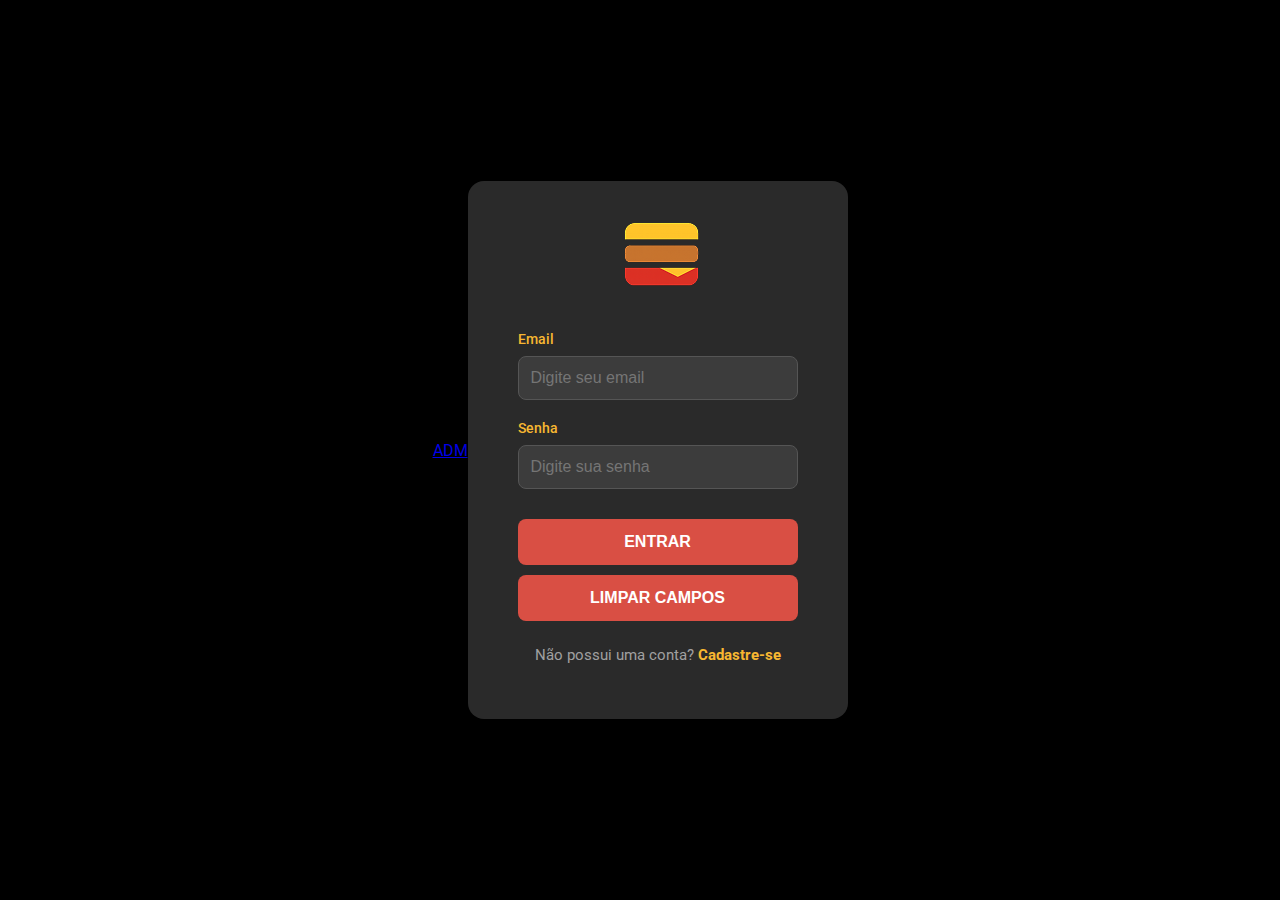
<file: index.html>
<!DOCTYPE html>
<html lang="pt-br">

<head>
  <meta charset="UTF-8" />
  <meta name="viewport" content="width=device-width, initial-scale=1.0" />
  <title>Login - Lanchonete</title>
  <link rel="preconnect" href="https://fonts.googleapis.com" />
  <link rel="preconnect" href="https://fonts.gstatic.com" crossorigin />
  <link href="https://fonts.googleapis.com/css2?family=Roboto:wght@400;500;700&display=swap" rel="stylesheet" />
  <link href="login.css" rel="stylesheet" />
  <script src="script.js"></script>
</head>


<body>
  <header>
    <a href="admin/admin.html">ADM</a>
  </header>
  <div class="form-container">
    <form>
      <div class="logo-container">
        <div class="logo">
          <img src="images/logo.png" />
        </div>
      </div>
      <div class="form-group">
        <label for="login-email">Email</label>
        <input type="email" id="login-email" placeholder="Digite seu email" />
      </div>
      <div class="form-group">
        <label for="login-password">Senha</label>
        <input type="password" id="login-password" placeholder="Digite sua senha" />
      </div>
      <div>
        <button type="submit" class="submit-button">
          <a href="home/home.html">Entrar</a>
        </button>
        <button type="button" class="submit-button" onclick="limparCampos()">
          Limpar campos
        </button>
      </div>
      <p class="toggle-form-text">
        Não possui uma conta?
        <a class="toggle-link" href="register/register.html">Cadastre-se</a>
      </p>
    </form>
  </div>
</body>

</html>
</file>
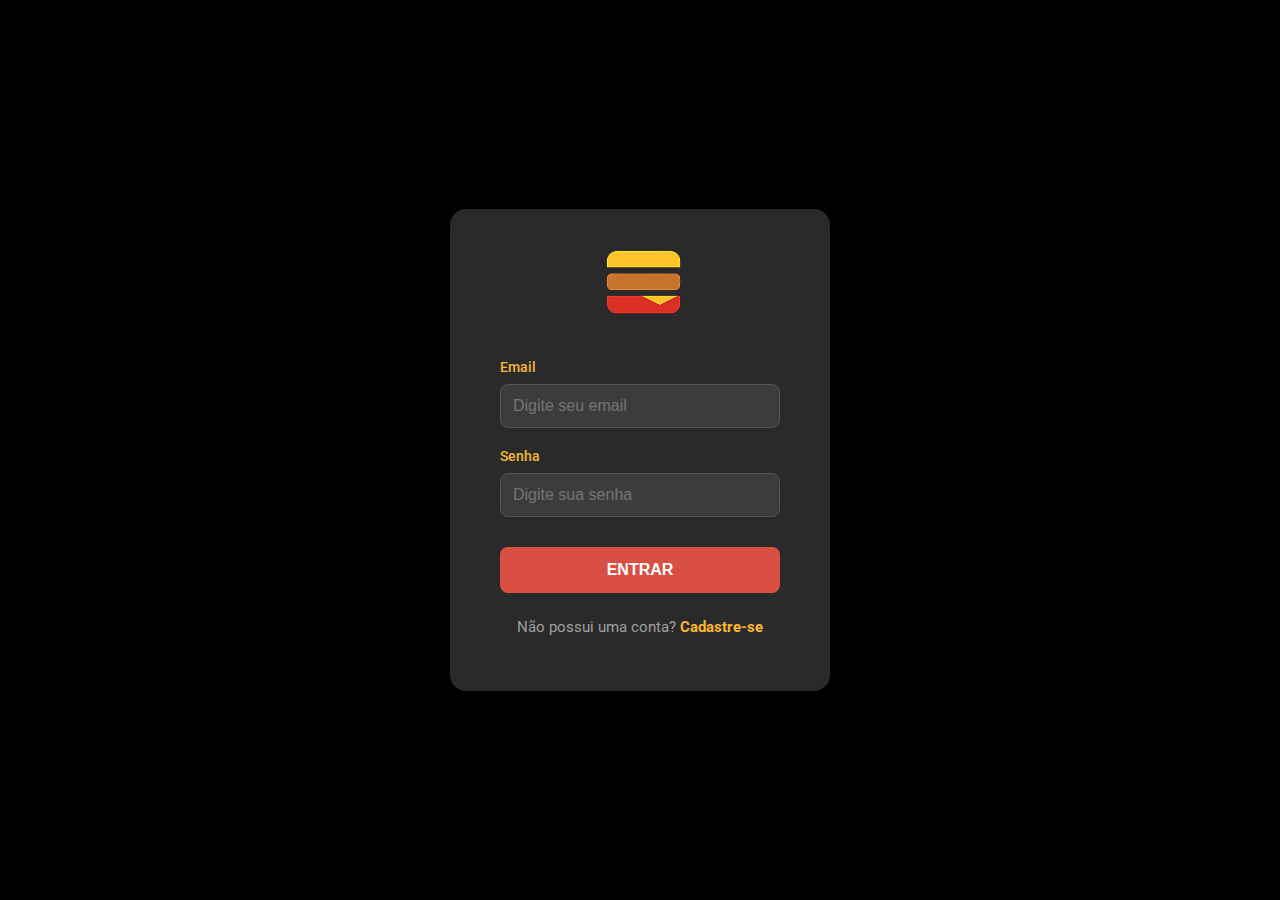
<file: login/index.html>
<!DOCTYPE html>
<html lang="pt-br">
  <head>
    <meta charset="UTF-8" />
    <meta name="viewport" content="width=device-width, initial-scale=1.0" />
    <title>Login - Lanchonete</title>
    <link rel="preconnect" href="https://fonts.googleapis.com" />
    <link rel="preconnect" href="https://fonts.gstatic.com" crossorigin />
    <link
      href="https://fonts.googleapis.com/css2?family=Roboto:wght@400;500;700&display=swap"
      rel="stylesheet"
    />
    <link href="login.css" rel="stylesheet" />
  </head>
  <body>
    <div class="form-container">
      <form>
        <div class="logo-container">
          <div class="logo">
            <img src="/images/logo.png" />
          </div>
        </div>
        <div class="form-group">
          <label for="login-email">Email</label>
          <input type="email" id="login-email" placeholder="Digite seu email" />
        </div>
        <div class="form-group">
          <label for="login-password">Senha</label>
          <input
            type="password"
            id="login-password"
            placeholder="Digite sua senha"
          />
        </div>
        <button type="submit" class="submit-button">
          <a href="/home/home.html">Entrar</a>
        </button>
        <p class="toggle-form-text">
          Não possui uma conta?
          <a class="toggle-link" href="/register/register.html">Cadastre-se</a>
        </p>
      </form>
    </div>
  </body>
</html>
</file>
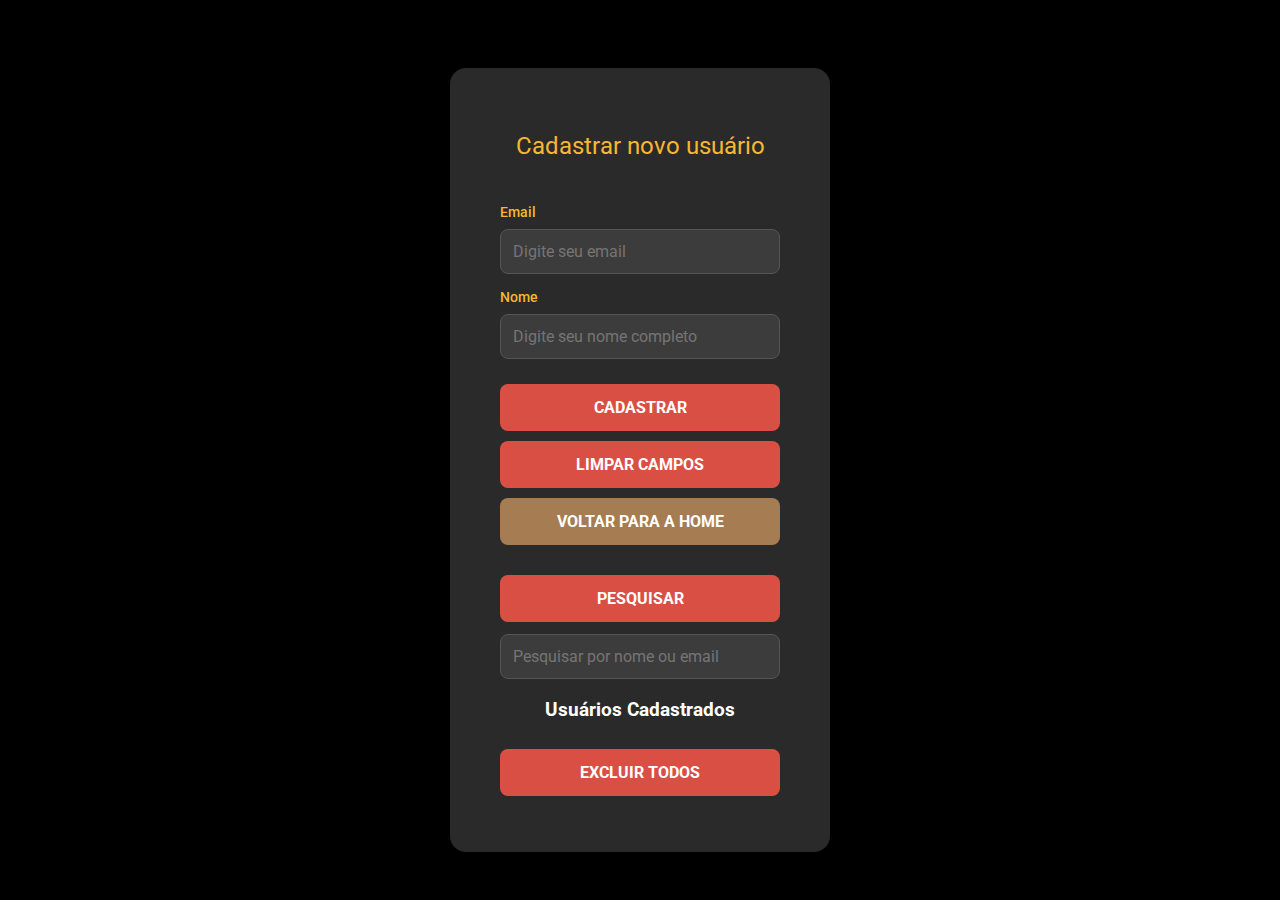
<file: admin/admin.html>
<!DOCTYPE html>
<html lang="pt-br">

<head>
  <meta charset="UTF-8" />
  <meta name="viewport" content="width=device-width, initial-scale=1.0" />
  <title>Administrador</title>
  <link rel="preconnect" href="https://fonts.googleapis.com" />
  <link rel="preconnect" href="https://fonts.gstatic.com" crossorigin />
  <link href="admin.css" rel="stylesheet" />
  <script src="admin.js"></script>
  <link href="https://fonts.googleapis.com/css2?family=Roboto:wght@400;500;700&display=swap" rel="stylesheet" />
</head>

<body>
  <div class="form-container">
    <form>
      <div class="logo-container">
        <div class="title">
          <p>Cadastrar novo usuário</p>
        </div>
      </div>

      <div class="form-group">
        <label for="register-email">Email</label>
        <input type="email" id="register-email" placeholder="Digite seu email" />
      </div>
      <div class="form-group">
        <label for="register-name">Nome</label>
        <input type="text" id="register-name" placeholder="Digite seu nome completo" />
      </div>

      <div>
        <button type="submit" class="submit-button" onclick="cadastrarUsuario(event)">
          Cadastrar
        </button>
        <button type="button" class="submit-button" onclick="limparCampos()">
          Limpar campos
        </button>
        <button type="button" class="submit-button" id="back-home">
          <a href="../home/home.html" style="text-decoration: none; color: inherit;">Voltar para a Home</a>
        </button>
      </div>

      <div class="search-container" style="margin-top: 20px;">
        <button type="button" class="submit-button" id="search-btn" onclick="pesquisarUsuario()">Pesquisar</button>
        <input type="text" id="search-input" placeholder="Pesquisar por nome ou email" onkeyup="pesquisarUsuario()">
      </div>

      <div class="list-container" style="margin-top: 20px;">
        <h3>Usuários Cadastrados</h3>
        <button type="button" id="delete-all-btn" class="submit-button" onclick="excluirTodos()">Excluir Todos</button>
        <ul id="user-list" style="list-style: none; padding: 0;">
        </ul>
      </div>
    </form>
  </div>
</body>

</html>
</file>
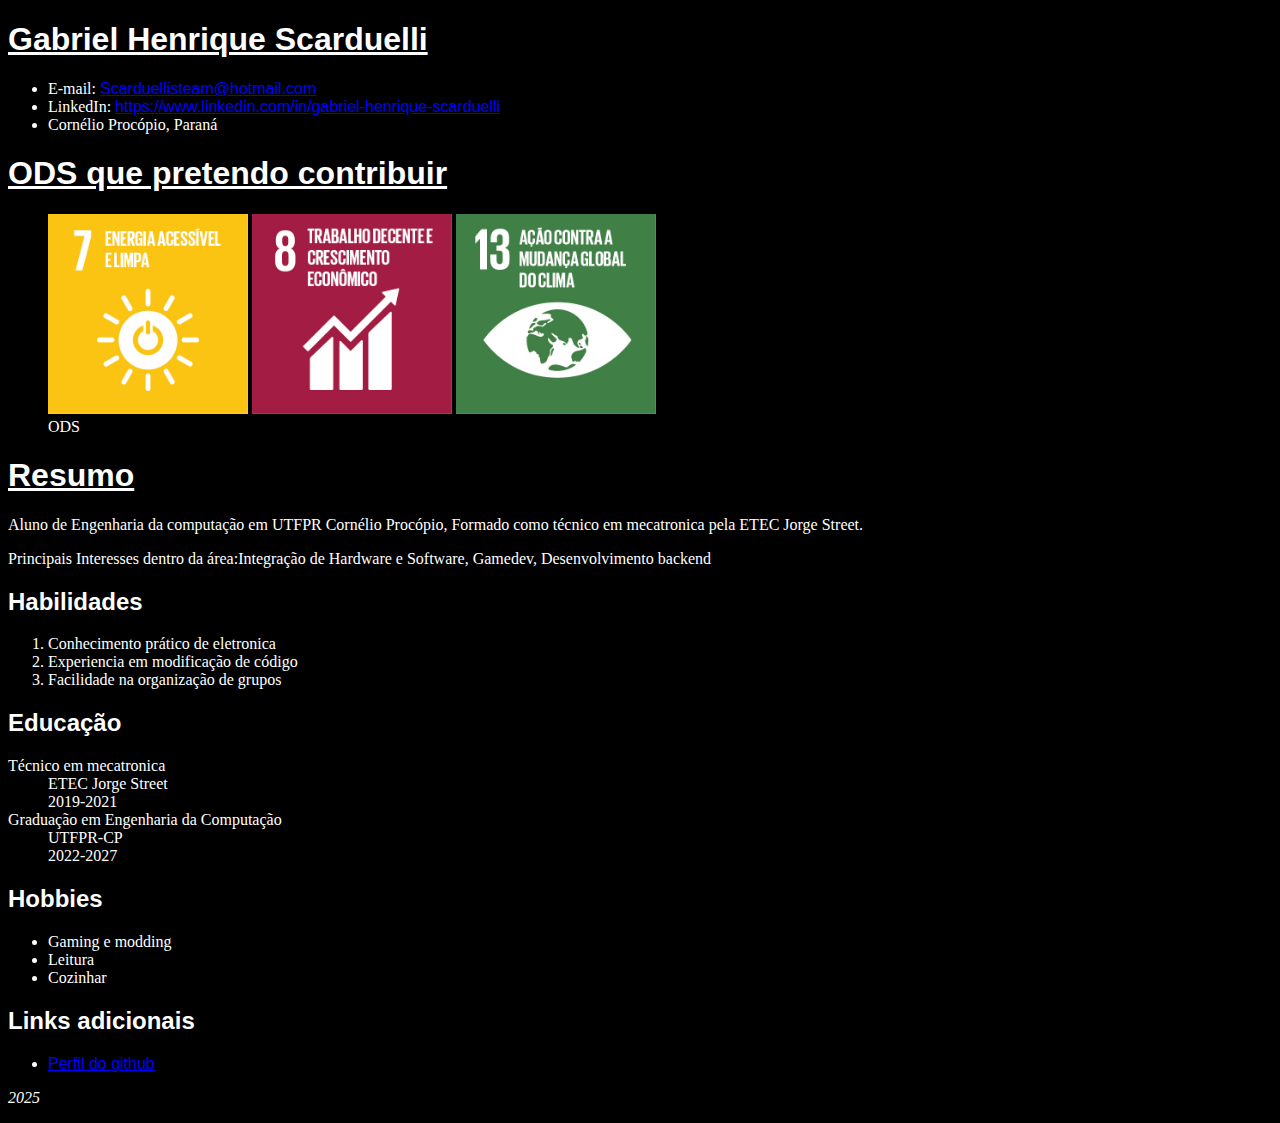
<file: curriculum/gabriel.html>
<!DOCTYPE html>
<html lang="pt-br">

<head>
  <meta charset="UTF-8">
  <meta name="viewport" content="width=device-width, initial-scale=1.0">
  <title>Curriculum Vitae</title>
  <link rel="stylesheet" href="gabriel.css">
</head>

<body>
  <header>
    <h1>Gabriel Henrique Scarduelli</h1>
    <nav>
        <ul>
            <li>E-mail:
                <a href="mailto:scarduellisteam@hotmail.com">Scarduellisteam@hotmail.com</a>
            </li>
            <li>LinkedIn:
                <a href="https://www.linkedin.com/in/gabriel-henrique-scarduelli-8b3900328/?originalSubdomain=br">https://www.linkedin.com/in/gabriel-henrique-scarduelli</a>
            </li>
            <li>Cornélio Procópio, Paraná</li>
        </ul>
    </nav>

    <h1>ODS que pretendo contribuir</h1>
    <figure>
        <img src="figs/Enrg.png" alt="ODS 7" width="200" height="200">
        <img src="figs/Trab.png" alt="ODS 8" width="200" height="200">
        <img src="figs/Clima.png" alt="ODS 13" width="200" height="200">
        <figcaption>
        ODS
        </figcaption>
    </figure>
  </header>
  <section>
    <h1>Resumo</h1>
    <p>Aluno de Engenharia da computação em UTFPR Cornélio Procópio, Formado como técnico em mecatronica pela ETEC Jorge Street.</p>
    <p>Principais Interesses dentro da área:Integração de Hardware e Software, Gamedev, Desenvolvimento backend<p>
    </section>
  <article>
    <h2>Habilidades</h2>
    <ol>
        <li>Conhecimento prático de eletronica</li>
        <li>Experiencia em modificação de código</li>
        <li>Facilidade na organização de grupos</li>
    </ol>

    <h2>Educação</h2>
    <dl>
        <dt>Técnico em mecatronica</dt>
            <dd>ETEC Jorge Street</dd>
            <dd>2019-2021<dd>
        <dt>Graduação em Engenharia da Computação</dt>
            <dd>UTFPR-CP</dd>
            <dd>2022-2027</dd>
    </dl>

    <h2>Hobbies</h2>
    <ul>
      <li>Gaming e modding</li>
      <li>Leitura</li>
      <li>Cozinhar</li>
    </ul>

    <h2>Links adicionais</h2>
    <ul>
        <li>
            <a href="https://github.com/BielScard">Perfil do github</a>
        </li>
    </ul>

  </article>
  <footer>
    <p>2025</p>
  </footer>
</body>

</html>
</file>
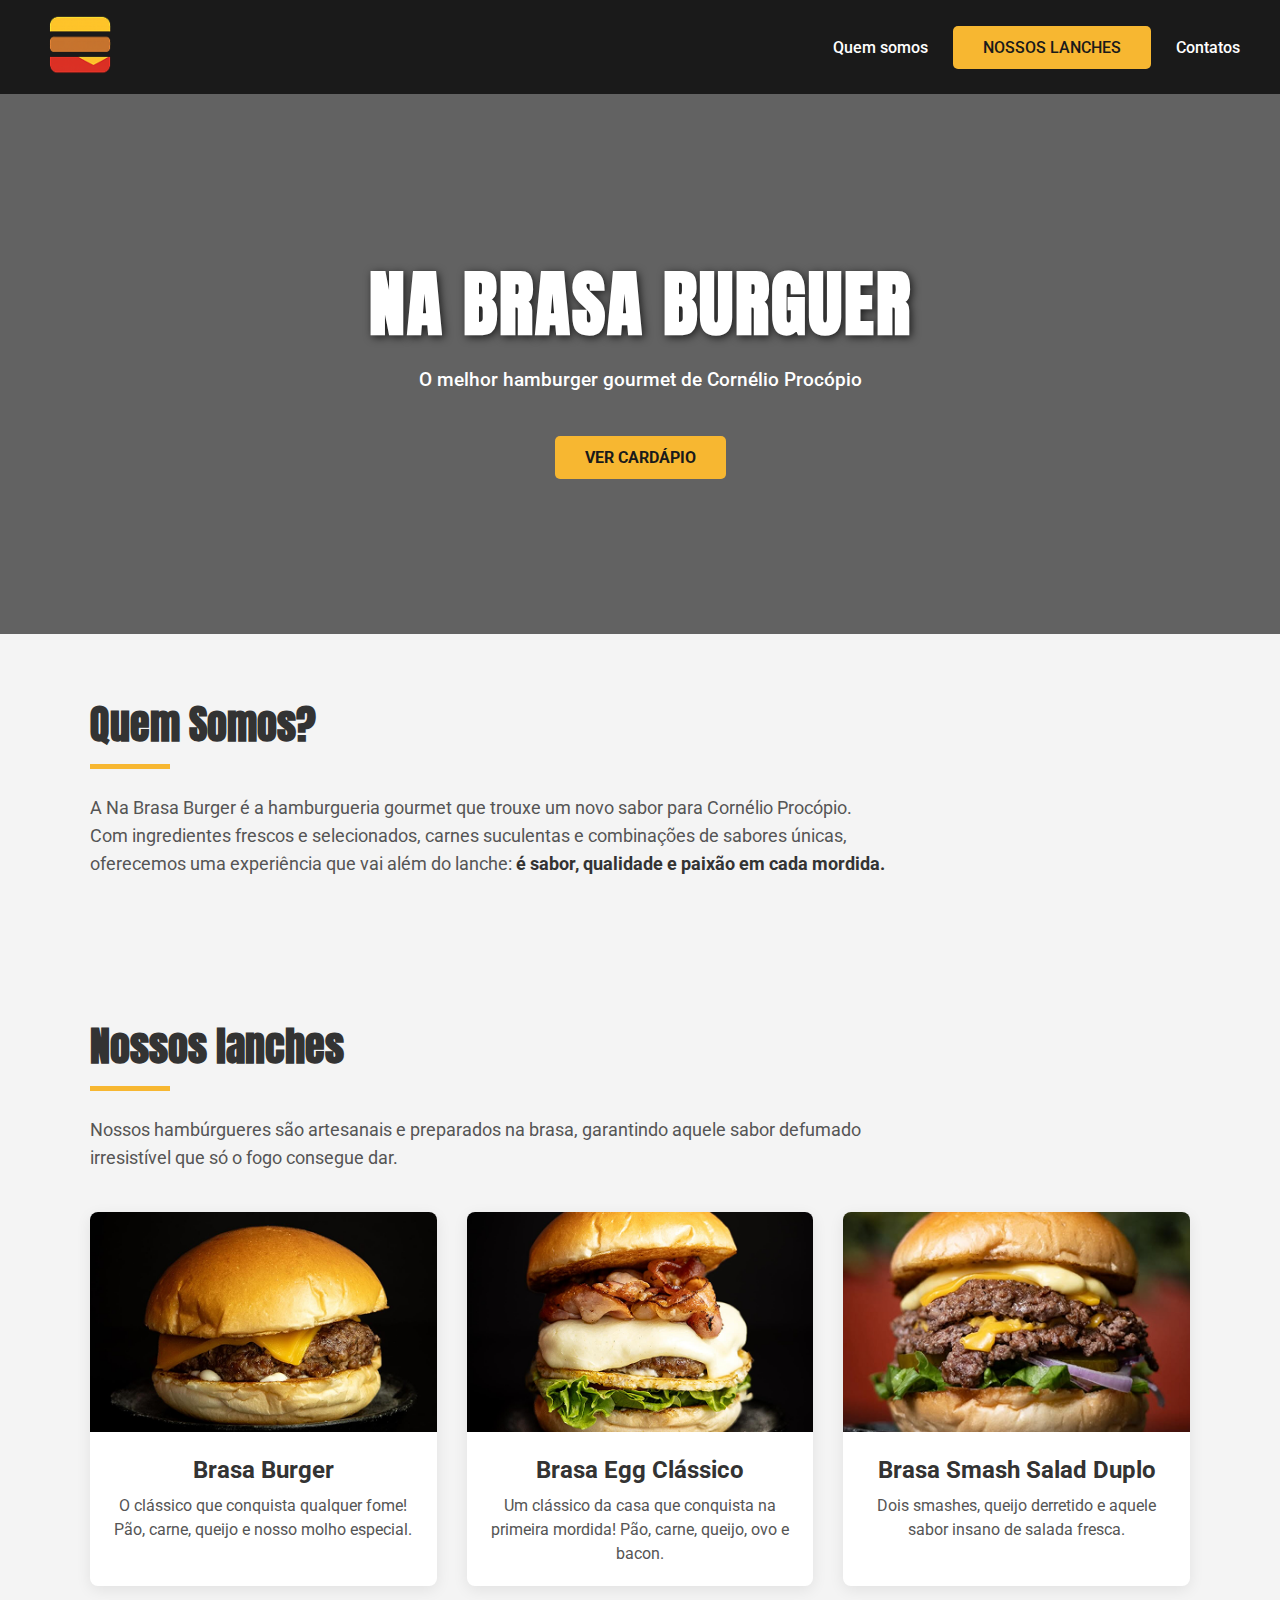
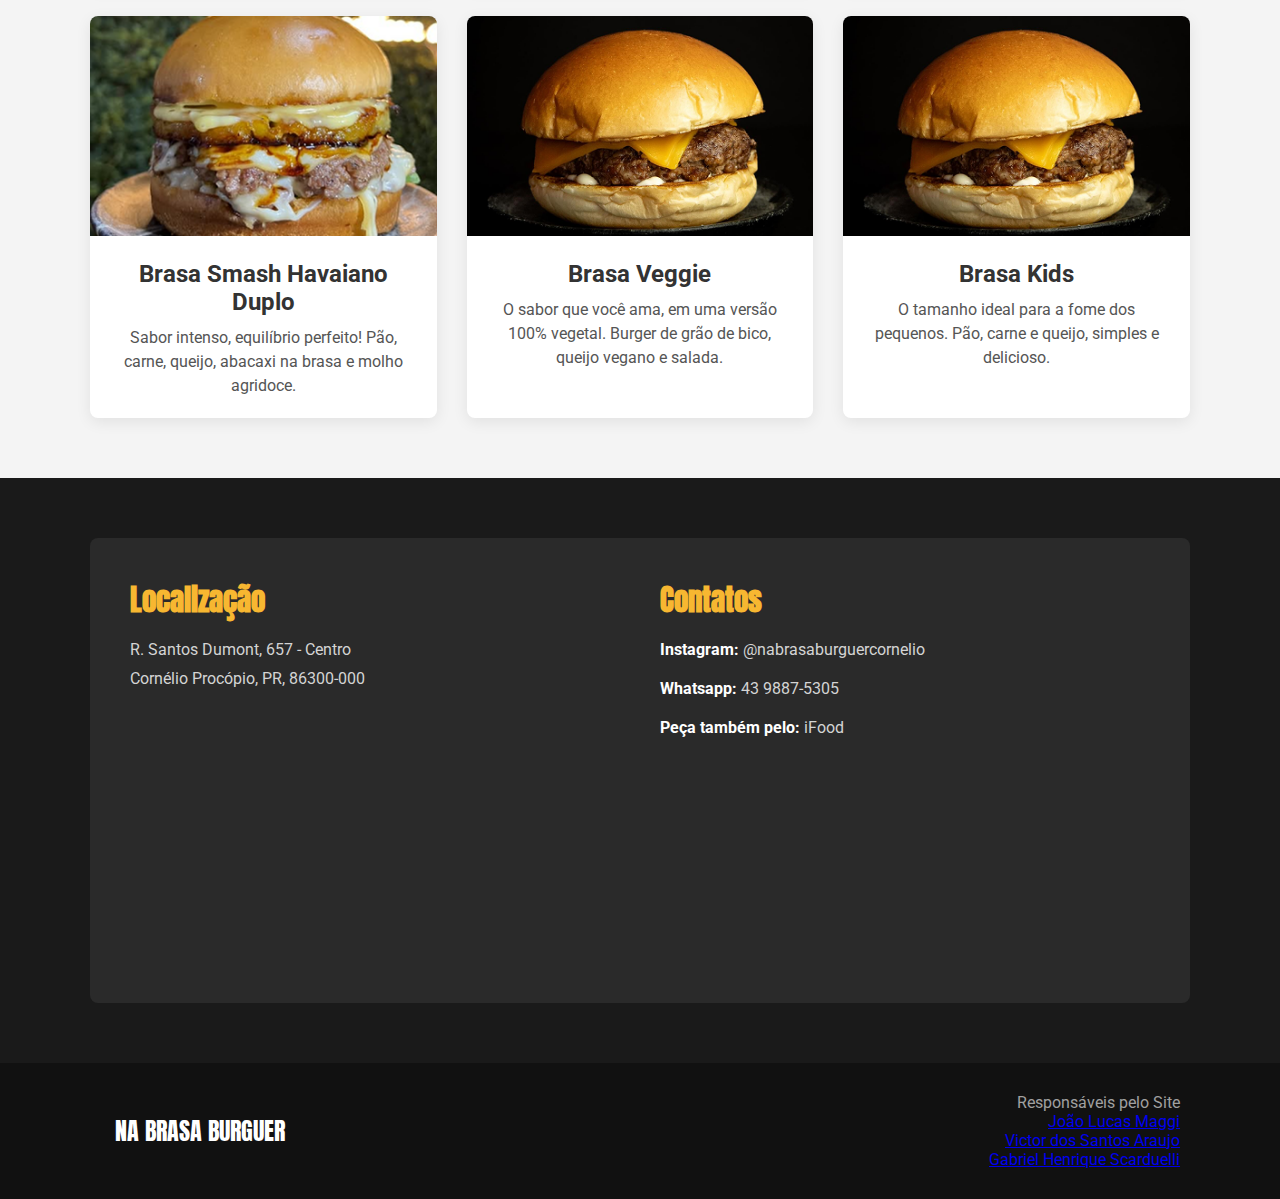
<file: home/home.html>
<!DOCTYPE html>
<html lang="pt-br">
  <head>
    <meta charset="UTF-8" />
    <meta name="viewport" content="width=device-width, initial-scale=1.0" />
    <title>Na Brasa Burguer - O Melhor Hamburger Gourmet</title>
    <link rel="preconnect" href="https://fonts.googleapis.com" />
    <link rel="preconnect" href="https://fonts.gstatic.com" crossorigin />
    <link
      href="https://fonts.googleapis.com/css2?family=Anton&family=Roboto:wght@400;500;700&display=swap"
      rel="stylesheet"
    />
    <link href="home.css" rel="stylesheet" />
  </head>
  <body>
    <header class="header">
      <div class="logo">
        <div class="logo-icon">
          <img src="../images/logo.png" />
        </div>
      </div>
      <nav>
        <a href="#quem-somos">Quem somos</a>
        <a href="#nossos-lanches" class="cta-button" id="botao-header"
          >Nossos lanches
        </a>
        <a href="#contato">Contatos</a>
      </nav>
    </header>

    <main>
      <section class="hero">
        <div class="hero-content">
          <h1>NA BRASA BURGUER</h1>
          <p>O melhor hamburger gourmet de Cornélio Procópio</p>
          <a href="#nossos-lanches" class="cta-button">Ver Cardápio</a>
        </div>
      </section>

      <section id="quem-somos" class="section container about">
        <h2 class="section-title">Quem Somos?</h2>
        <div class="title-decorator"></div>
        <p>
          A Na Brasa Burger é a hamburgueria gourmet que trouxe um novo sabor
          para Cornélio Procópio. Com ingredientes frescos e selecionados,
          carnes suculentas e combinações de sabores únicas, oferecemos uma
          experiência que vai além do lanche:
          <strong>é sabor, qualidade e paixão em cada mordida.</strong>
        </p>
      </section>

      <section id="nossos-lanches" class="section menu">
        <div class="container">
          <h2 class="section-title">Nossos lanches</h2>
          <div class="title-decorator"></div>
          <p class="menu-description">
            Nossos hambúrgueres são artesanais e preparados na brasa, garantindo
            aquele sabor defumado irresistível que só o fogo consegue dar.
          </p>

          <div class="menu-grid">
            <div class="menu-item">
              <img
                src="../images/Burguer-1.png"
                alt="[Imagem de Brasa Burger]"
              />
              <div class="menu-item-content">
                <h3>Brasa Burger</h3>
                <p>
                  O clássico que conquista qualquer fome! Pão, carne, queijo e
                  nosso molho especial.
                </p>
              </div>
            </div>
            <div class="menu-item">
              <img
                src="../images/Burguer-2.png"
                alt="[Imagem de Brasa Egg Clássico]"
              />
              <div class="menu-item-content">
                <h3>Brasa Egg Clássico</h3>
                <p>
                  Um clássico da casa que conquista na primeira mordida! Pão,
                  carne, queijo, ovo e bacon.
                </p>
              </div>
            </div>
            <div class="menu-item">
              <img
                src="../images/Burguer-3.png"
                alt="[Imagem de Brasa Smash Salad Duplo]"
              />
              <div class="menu-item-content">
                <h3>Brasa Smash Salad Duplo</h3>
                <p>
                  Dois smashes, queijo derretido e aquele sabor insano de salada
                  fresca.
                </p>
              </div>
            </div>
            <div class="menu-item">
              <img
                src="../images/Burguer-4.png"
                alt="[Imagem de Brasa Smash Havaiano Duplo]"
              />
              <div class="menu-item-content">
                <h3>Brasa Smash Havaiano Duplo</h3>
                <p>
                  Sabor intenso, equilíbrio perfeito! Pão, carne, queijo,
                  abacaxi na brasa e molho agridoce.
                </p>
              </div>
            </div>
            <div class="menu-item">
              <img
                src="../images/Burguer-5.png"
                alt="[Imagem de Brasa Veggie]"
              />
              <div class="menu-item-content">
                <h3>Brasa Veggie</h3>
                <p>
                  O sabor que você ama, em uma versão 100% vegetal. Burger de
                  grão de bico, queijo vegano e salada.
                </p>
              </div>
            </div>
            <div class="menu-item">
              <img src="../images/Burguer-6.png" alt="[Imagem de Brasa Kids]" />
              <div class="menu-item-content">
                <h3>Brasa Kids</h3>
                <p>
                  O tamanho ideal para a fome dos pequenos. Pão, carne e queijo,
                  simples e delicioso.
                </p>
              </div>
            </div>
          </div>
        </div>
      </section>

      <section id="contato" class="section contact-location">
        <div class="container">
          <div class="contact-location-content">
            <div class="location">
              <h3>Localização</h3>
              <p>
                R. Santos Dumont, 657 - Centro<br />Cornélio Procópio, PR,
                86300-000
              </p>
              <div class="map-container">
                <iframe
                  src="https://www.google.com/maps/embed?pb=!1m18!1m12!1m3!1d3659.135799993358!2d-50.6500588850239!3d-23.18182768489781!2m3!1f0!2f0!3f0!3m2!1i1024!2i768!4f13.1!3m3!1m2!1s0x94939a0e6a8d6f5f%3A0x7d2b378c8a1e9e34!2sR.%20Santos%20Dumont%2C%20657%20-%20Centro%2C%20Corn%C3%A9lio%20Proc%C3%B3pio%20-%20PR%2C%2086300-000!5e0!3m2!1sen!2sbr!4v1668536136746!5m2!1sen!2sbr"
                  allowfullscreen=""
                  loading="lazy"
                  referrerpolicy="no-referrer-when-downgrade"
                ></iframe>
              </div>
            </div>
            <div class="contact">
              <h3>Contatos</h3>
              <ul>
                <li><strong>Instagram:</strong> @nabrasaburguercornelio</li>
                <li><strong>Whatsapp:</strong> 43 9887-5305</li>
                <li><strong>Peça também pelo:</strong> iFood</li>
              </ul>
            </div>
          </div>
        </div>
      </section>
    </main>

    <footer class="footer">
      <div class="container footer-content">
        <div class="footer-logo-area">
          <div class="logo-icon"></div>
          <span>NA BRASA BURGUER</span>
        </div>
        <div class="footer-contact">
          Responsáveis pelo Site</br>
          <a class="toggle-link" href="/curriculum/joao.html">João Lucas Maggi</a></br>
          <a class="toggle-link" href="/curriculum/victor.html">Victor dos Santos Araujo</a></br>
          <a class="toggle-link" href="/curriculum/gabriel.html">Gabriel Henrique Scarduelli</a>
        </div>
      </div>
    </footer>
  </body>
</html>
</file>
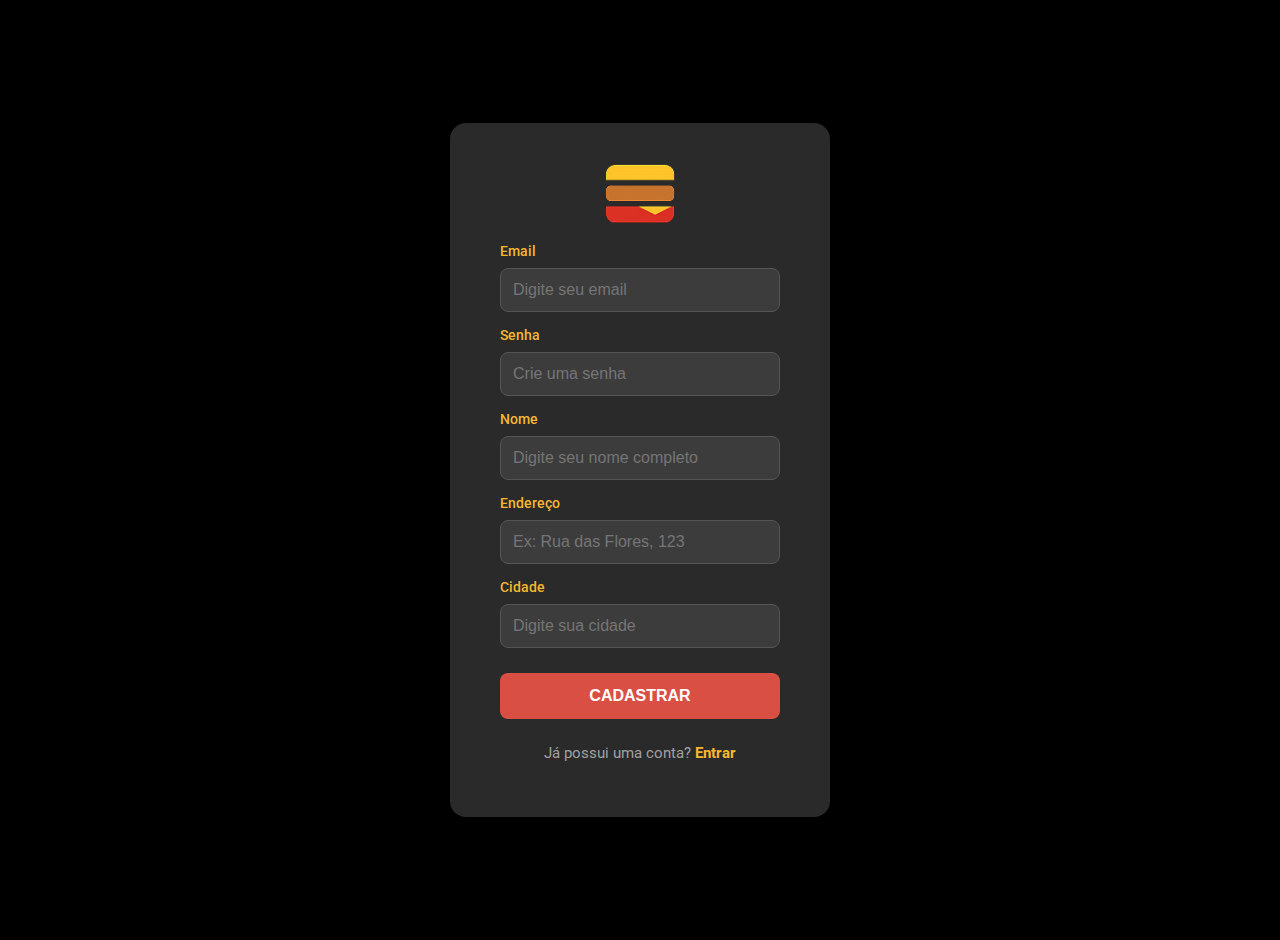
<file: register/register.html>
<!DOCTYPE html>
<html lang="pt-br">
  <head>
    <meta charset="UTF-8" />
    <meta name="viewport" content="width=device-width, initial-scale=1.0" />
    <title>Registro - Lanchonete</title>
    <link rel="preconnect" href="https://fonts.googleapis.com" />
    <link rel="preconnect" href="https://fonts.gstatic.com" crossorigin />
    <link
      href="https://fonts.googleapis.com/css2?family=Roboto:wght@400;500;700&display=swap"
      rel="stylesheet"
    />
    <link href="register.css" rel="stylesheet" />
  </head>
  <body>
    <div class="form-container">
      <form>
        <div class="logo-container">
          <div class="logo">
            <img src="/images/logo.png" />
          </div>
        </div>

        <div class="form-group">
          <label for="register-email">Email</label>
          <input
            type="email"
            id="register-email"
            placeholder="Digite seu email"
          />
        </div>
        <div class="form-group">
          <label for="register-password">Senha</label>
          <input
            type="password"
            id="register-password"
            placeholder="Crie uma senha"
          />
        </div>
        <div class="form-group">
          <label for="register-name">Nome</label>
          <input
            type="text"
            id="register-name"
            placeholder="Digite seu nome completo"
          />
        </div>
        <div class="form-group">
          <label for="register-address">Endereço</label>
          <input
            type="text"
            id="register-address"
            placeholder="Ex: Rua das Flores, 123"
          />
        </div>
        <div class="form-group">
          <label for="register-city">Cidade</label>
          <input
            type="text"
            id="register-city"
            placeholder="Digite sua cidade"
          />
        </div>
        <button type="submit" class="submit-button">
          <a href="/home/home.html">Cadastrar</a>
        </button>
        <p class="toggle-form-text">
          Já possui uma conta?
          <a class="toggle-link" href="/index.html">Entrar</a>
        </p>
      </form>
    </div>
  </body>
</html>
</file>
<file: login.css>
:root {
  --color-red: #d94f44;
  --color-yellow: #f7b731;
  --color-brown: #a67c52;
  --dark-background: #1e1e1e;
  --light-background: #e0e0e0;
  --card-background: #2a2a2a;
  --input-background: #3c3c3c;
  --text-light: #ffffff;
  --text-secondary: #a0a0a0;
}

body {
  margin: 0;
  font-family: "Roboto", sans-serif;
  background-color: var(--light-background);
  display: flex;
  justify-content: center;
  align-items: center;
  min-height: 100vh;
  background-color: black;
}

.form-container {
  background-color: var(--card-background);
  padding: 40px 50px;
  border-radius: 16px;
  width: 380px;
  box-shadow: 0 10px 30px rgba(0, 0, 0, 0.2);
  box-sizing: border-box;
}

.logo-container {
  display: flex;
  justify-content: center;
  margin-bottom: 30px;
}

.logo {
  width: 90px;
  height: 80px;
}

.form-group {
  margin-bottom: 20px;
}

.form-group label {
  display: block;
  color: var(--color-yellow);
  font-size: 0.9rem;
  font-weight: 500;
  margin-bottom: 8px;
}

.form-group input {
  width: 100%;
  padding: 12px;
  background-color: var(--input-background);
  border: 1px solid #555;
  border-radius: 8px;
  color: var(--text-light);
  font-size: 1rem;
  box-sizing: border-box;
  transition: border-color 0.3s, box-shadow 0.3s;
}

.form-group input:focus {
  outline: none;
  border-color: var(--color-yellow);
  box-shadow: 0 0 0 3px rgba(247, 183, 49, 0.2);
}

.submit-button {
  width: 100%;
  padding: 14px;
  background-color: var(--color-red);
  border: none;
  border-radius: 8px;
  color: var(--text-light);
  font-size: 1rem;
  font-weight: 700;
  text-transform: uppercase;
  cursor: pointer;
  transition: background-color 0.3s;
  margin-top: 10px;
}

.submit-button:hover {
  background-color: #e76459;
}
.submit-button a {
  text-decoration: none;
  color: var(--text-light);
}
.toggle-form-text {
  text-align: center;
  margin-top: 25px;
  font-size: 0.95rem;
  color: var(--text-secondary);
}

.toggle-link {
  color: var(--color-yellow);
  font-weight: 700;
  text-decoration: none;
  cursor: pointer;
}
.botão {
  text-decoration: none;
}
</file>
<file: login/login.css>
:root {
  --color-red: #d94f44;
  --color-yellow: #f7b731;
  --color-brown: #a67c52;
  --dark-background: #1e1e1e;
  --light-background: #e0e0e0;
  --card-background: #2a2a2a;
  --input-background: #3c3c3c;
  --text-light: #ffffff;
  --text-secondary: #a0a0a0;
}

body {
  margin: 0;
  font-family: "Roboto", sans-serif;
  background-color: var(--light-background);
  display: flex;
  justify-content: center;
  align-items: center;
  min-height: 100vh;
  background-color: black;
}

.form-container {
  background-color: var(--card-background);
  padding: 40px 50px;
  border-radius: 16px;
  width: 380px;
  box-shadow: 0 10px 30px rgba(0, 0, 0, 0.2);
  box-sizing: border-box;
}

.logo-container {
  display: flex;
  justify-content: center;
  margin-bottom: 30px;
}

.logo {
  width: 90px;
  height: 80px;
}

.form-group {
  margin-bottom: 20px;
}

.form-group label {
  display: block;
  color: var(--color-yellow);
  font-size: 0.9rem;
  font-weight: 500;
  margin-bottom: 8px;
}

.form-group input {
  width: 100%;
  padding: 12px;
  background-color: var(--input-background);
  border: 1px solid #555;
  border-radius: 8px;
  color: var(--text-light);
  font-size: 1rem;
  box-sizing: border-box;
  transition: border-color 0.3s, box-shadow 0.3s;
}

.form-group input:focus {
  outline: none;
  border-color: var(--color-yellow);
  box-shadow: 0 0 0 3px rgba(247, 183, 49, 0.2);
}

.submit-button {
  width: 100%;
  padding: 14px;
  background-color: var(--color-red);
  border: none;
  border-radius: 8px;
  color: var(--text-light);
  font-size: 1rem;
  font-weight: 700;
  text-transform: uppercase;
  cursor: pointer;
  transition: background-color 0.3s;
  margin-top: 10px;
}

.submit-button:hover {
  background-color: #e76459;
}
.submit-button a {
  text-decoration: none;
  color: var(--text-light);
}
.toggle-form-text {
  text-align: center;
  margin-top: 25px;
  font-size: 0.95rem;
  color: var(--text-secondary);
}

.toggle-link {
  color: var(--color-yellow);
  font-weight: 700;
  text-decoration: none;
  cursor: pointer;
}
.botão {
  text-decoration: none;
}
</file>
<file: admin/admin.css>
:root {
  --color-red: #d94f44;
  --color-yellow: #f7b731;
  --color-brown: #a67c52;
  --dark-background: #1e1e1e;
  --light-background: #e0e0e0;
  --card-background: #2a2a2a;
  --input-background: #3c3c3c;
  --text-light: #ffffff;
  --text-secondary: #a0a0a0;
}

* {
  font-family: "Roboto", sans-serif;
}

body {
  margin: 0;
  font-family: "Roboto", sans-serif;
  background-color: var(--light-background);
  display: flex;
  justify-content: center;
  align-items: center;
  min-height: 100vh;
  background-color: black;
  flex-direction: column;
  gap: 20px;
}

.title {
  text-align: center;
  color: var(--text-light);
  font-size: 1.5rem;
  color: var(--color-yellow);
}

.form-container {
  background-color: var(--card-background);
  padding: 40px 50px;
  margin-top: 20px;
  border-radius: 16px;
  width: 380px;
  box-shadow: 0 10px 30px rgba(0, 0, 0, 0.2);
  box-sizing: border-box;
}

#back-home {
  background-color: #a67c52;
}

#back-home:hover {
  background-color: var(--color-yellow);
}

#delete-all-btn {
  background-color: var(--color-red);
  width: 100%;
  padding: 14px;
  background-color: var(--color-red);
  border: none;
  border-radius: 8px;
  color: var(--text-light);
  font-size: 1rem;
  font-weight: 700;
  text-transform: uppercase;
  cursor: pointer;
  transition: background-color 0.3s;
  margin-top: 10px;
}


.logo-container {
  display: flex;
  justify-content: center;
  margin-bottom: 20px;
}

.logo {
  width: 90px;
  height: 60px;
  display: flex;
  flex-direction: column;
  justify-content: space-between;
}

.form-title {
  text-align: center;
  color: var(--text-light);
  font-size: 1.8rem;
  font-weight: 700;
  margin: 0 0 25px 0;
}

.form-group {
  margin-bottom: 15px;
}

.form-group label {
  display: block;
  color: var(--color-yellow);
  font-size: 0.9rem;
  font-weight: 500;
  margin-bottom: 8px;
}

.search-container {
  gap: 12px;
  display: flex;
  justify-content: center;
  margin-bottom: 20px;
  flex-direction: column;
}

.search-container input {
  width: 100%;
  padding: 12px;
  background-color: var(--input-background);
  border: 1px solid #555;
  border-radius: 8px;
  color: var(--text-light);
  font-size: 1rem;
  box-sizing: border-box;
  transition: border-color 0.3s, box-shadow 0.3s;
}

.search-container input:focus {
  outline: none;
  border-color: var(--color-yellow);
  box-shadow: 0 0 0 3px rgba(247, 183, 49, 0.2);
}

.form-group input {
  width: 100%;
  padding: 12px;
  background-color: var(--input-background);
  border: 1px solid #555;
  border-radius: 8px;
  color: var(--text-light);
  font-size: 1rem;
  box-sizing: border-box;
  transition: border-color 0.3s, box-shadow 0.3s;
}

.form-group input:focus {
  outline: none;
  border-color: var(--color-yellow);
  box-shadow: 0 0 0 3px rgba(247, 183, 49, 0.2);
}

.submit-button {
  width: 100%;
  padding: 14px;
  background-color: var(--color-red);
  border: none;
  border-radius: 8px;
  color: var(--text-light);
  font-size: 1rem;
  font-weight: 700;
  text-transform: uppercase;
  cursor: pointer;
  transition: background-color 0.3s;
  margin-top: 10px;
}

.submit-button a {
  text-decoration: none;
  color: var(--text-light);
}

.submit-button:hover {
  background-color: #e76459;
}

.toggle-form-text {
  text-align: center;
  margin-top: 25px;
  font-size: 0.95rem;
  color: var(--text-secondary);
}

.toggle-link {
  color: var(--color-yellow);
  font-weight: 700;
  text-decoration: none;
  cursor: pointer;
}

.toggle-link:hover {
  text-decoration: underline;
}

.user-list-item {
  border-bottom: 1px solid #ccc;
  padding: 10px;
  display: flex;
  flex-direction: column;
  justify-content: space-between;
  align-items: left;
  color: var(--text-light);
}

.delete-btn {
  background-color: var(--color-red);
  color: white;
  border: none;
  padding: 5px 10px;
  cursor: pointer;
  border-radius: 4px;
}

.delete-btn:hover {
  background-color: #d32f2f;
}

h3 {
  color: var(--text-light);
  text-align: center;
  padding: 0;
}
</file>
<file: curriculum/gabriel.css>
body{
    background-color: black;
}
*{
    color:white ;
}
h1{
    font-family:Arial, Helvetica, sans-serif;
    font-style:bold;
    text-decoration: underline;
}
h2{
    font-family:Arial, Helvetica, sans-serif;
    font-style: bold;
    
}
a{
    font-family: "arial";
    color:blue;
}
footer{
    font-style: italic;
    color: rgb(141, 28, 28);
}
</file>
<file: home/home.css>
:root {
  --primary-yellow: #f7b731;
  --dark-background: #1a1a1a;
  --light-background: #f4f4f4;
  --card-background: #ffffff;
  --text-light: #ffffff;
  --text-dark: #333333;
  --text-secondary: #555555;
}

body {
  margin: 0;
  font-family: "Roboto", sans-serif;
  background-color: var(--light-background);
  color: var(--text-dark);
}

.container {
  max-width: 1100px;
  margin: 0 auto;
}

/* --- Header --- */
.header {
  background-color: var(--dark-background);
  padding: 15px 40px;
  display: flex;
  justify-content: space-between;
  align-items: center;
  position: sticky;
  top: 0;
  z-index: 100;
}
.logo img {
  width: 80px;
  height: 60px;
}
.header nav {
  display: flex;
  flex-direction: row;
  justify-content: center;
  align-items: center;
}
#botao-header {
  margin-top: 0;
  color: var(--dark-background);
}
.header nav a {
  color: var(--text-light);
  text-decoration: none;
  margin-left: 25px;
  font-weight: 500;
  transition: color 0.3s;
}
/* --- Hero Section --- */
.hero {
  height: 60vh;
  background-image: linear-gradient(rgba(0, 0, 0, 0.6), rgba(0, 0, 0, 0.6)),
    url("https://images.pexels.com/photos/1639557/pexels-photo-1639557.jpeg?auto=compress&cs=tinysrgb&w=1260&h=750&dpr=1");
  background-size: cover;
  background-position: center;
  display: flex;
  flex-direction: column;
  justify-content: center;
  align-items: center;
  text-align: center;
  color: var(--text-light);
}

.hero h1 {
  font-family: "Anton", sans-serif;
  font-size: 4.5rem;
  margin: 0;
  letter-spacing: 2px;
  text-shadow: 2px 2px 8px rgba(0, 0, 0, 0.7);
}
.hero p {
  font-size: 1.2rem;
  margin-top: 10px;
  font-weight: 500;
}
.cta-button {
  margin-top: 25px;
  padding: 12px 30px;
  background-color: var(--primary-yellow);
  color: var(--dark-background);
  text-decoration: none;
  font-weight: 700;
  border-radius: 5px;
  font-size: 1rem;
  text-transform: uppercase;
  transition: background-color 0.3s, transform 0.3s;
  display: inline-block;
}

/* --- Seções Genéricas --- */
.section {
  padding: 60px 40px;
}
.section-title {
  font-family: "Anton", sans-serif;
  font-size: 2.5rem;
  margin-top: 0;
  margin-bottom: 10px;
  color: var(--text-dark);
}
.title-decorator {
  width: 80px;
  height: 5px;
  background-color: var(--primary-yellow);
  margin-bottom: 25px;
}

/* --- About Section --- */
.about p {
  font-size: 1.1rem;
  line-height: 1.6;
  max-width: 800px;
  color: var(--text-secondary);
}
.about p strong {
  color: var(--text-dark);
}

/* --- Menu Section --- */
.menu {
  background-color: var(--light-background);
}
.menu-description {
  font-size: 1.1rem;
  line-height: 1.6;
  max-width: 800px;
  color: var(--text-secondary);
  margin-bottom: 40px;
}
.menu-grid {
  display: grid;
  grid-template-columns: repeat(auto-fit, minmax(300px, 1fr));
  gap: 30px;
}
.menu-item {
  background-color: var(--card-background);
  border-radius: 8px;
  overflow: hidden;
  box-shadow: 0 4px 15px rgba(0, 0, 0, 0.08);
  text-align: center;
  transition: transform 0.3s, box-shadow 0.3s;
}
.menu-item:hover {
  transform: translateY(-5px);
  box-shadow: 0 8px 25px rgba(0, 0, 0, 0.12);
}
.menu-item img {
  width: 100%;
  height: 220px;
  object-fit: cover;
}
.menu-item-content {
  padding: 20px;
}
.menu-item h3 {
  margin: 0 0 10px 0;
  font-size: 1.5rem;
  color: var(--text-dark);
}
.menu-item p {
  margin: 0;
  font-size: 1rem;
  line-height: 1.5;
  color: var(--text-secondary);
}

/* --- Contact & Location Section --- */
.contact-location {
  background-color: var(--dark-background);
  color: var(--text-light);
}
.contact-location-content {
  display: grid;
  grid-template-columns: 1fr 1fr;
  gap: 40px;
  background-color: #2a2a2a;
  padding: 40px;
  border-radius: 8px;
}
.location h3,
.contact h3 {
  font-family: "Anton", sans-serif;
  font-size: 1.8rem;
  margin: 0 0 15px 0;
  color: var(--primary-yellow);
}
.location p,
.contact ul {
  margin: 0;
  padding: 0;
  list-style: none;
  line-height: 1.8;
  color: #d4d4d4;
}
.contact li {
  margin-bottom: 10px;
}
.contact li strong {
  color: var(--text-light);
}
.map-container iframe {
  width: 100%;
  height: 250px;
  border: 0;
  border-radius: 8px;
  margin-top: 15px;
}

/* --- Footer --- */
.footer {
  background-color: #111;
  color: #a0a0a0;
  padding: 20px 40px;
  text-align: center;
}
.footer-content {
  display: flex;
  justify-content: space-between;
  align-items: center;
  flex-wrap: wrap;
}
.footer-logo-area {
  display: flex;
  align-items: center;
  gap: 15px;
  margin: 10px;
}
.footer-logo-area span {
  font-family: "Anton", sans-serif;
  font-size: 1.5rem;
  color: var(--text-light);
}
.footer p {
  margin: 10px;
}
.footer-contact {
  text-align: right;
  margin: 10px;
}
</file>
<file: register/register.css>
:root {
  --color-red: #d94f44;
  --color-yellow: #f7b731;
  --color-brown: #a67c52;
  --dark-background: #1e1e1e;
  --light-background: #e0e0e0;
  --card-background: #2a2a2a;
  --input-background: #3c3c3c;
  --text-light: #ffffff;
  --text-secondary: #a0a0a0;
}

body {
  margin: 0;
  font-family: "Roboto", sans-serif;
  background-color: black;
  display: flex;
  justify-content: center;
  align-items: center;
  min-height: 100vh;
  padding: 20px 0;
}

.form-container {
  background-color: var(--card-background);
  padding: 40px 50px;
  border-radius: 16px;
  width: 380px;
  box-shadow: 0 10px 30px rgba(0, 0, 0, 0.2);
  box-sizing: border-box;
}

.logo-container {
  display: flex;
  justify-content: center;
  margin-bottom: 20px;
}

.logo {
  width: 90px;
  height: 60px;
  display: flex;
  flex-direction: column;
  justify-content: space-between;
}

.form-title {
  text-align: center;
  color: var(--text-light);
  font-size: 1.8rem;
  font-weight: 700;
  margin: 0 0 25px 0;
}

.form-group {
  margin-bottom: 15px;
}

.form-group label {
  display: block;
  color: var(--color-yellow);
  font-size: 0.9rem;
  font-weight: 500;
  margin-bottom: 8px;
}

.form-group input {
  width: 100%;
  padding: 12px;
  background-color: var(--input-background);
  border: 1px solid #555;
  border-radius: 8px;
  color: var(--text-light);
  font-size: 1rem;
  box-sizing: border-box;
  transition: border-color 0.3s, box-shadow 0.3s;
}

.form-group input:focus {
  outline: none;
  border-color: var(--color-yellow);
  box-shadow: 0 0 0 3px rgba(247, 183, 49, 0.2);
}

.submit-button {
  width: 100%;
  padding: 14px;
  background-color: var(--color-red);
  border: none;
  border-radius: 8px;
  color: var(--text-light);
  font-size: 1rem;
  font-weight: 700;
  text-transform: uppercase;
  cursor: pointer;
  transition: background-color 0.3s;
  margin-top: 10px;
}
.submit-button a {
  text-decoration: none;
  color: var(--text-light);
}

.submit-button:hover {
  background-color: #e76459;
}

.toggle-form-text {
  text-align: center;
  margin-top: 25px;
  font-size: 0.95rem;
  color: var(--text-secondary);
}

.toggle-link {
  color: var(--color-yellow);
  font-weight: 700;
  text-decoration: none;
  cursor: pointer;
}
.toggle-link:hover {
  text-decoration: underline;
}
</file>
